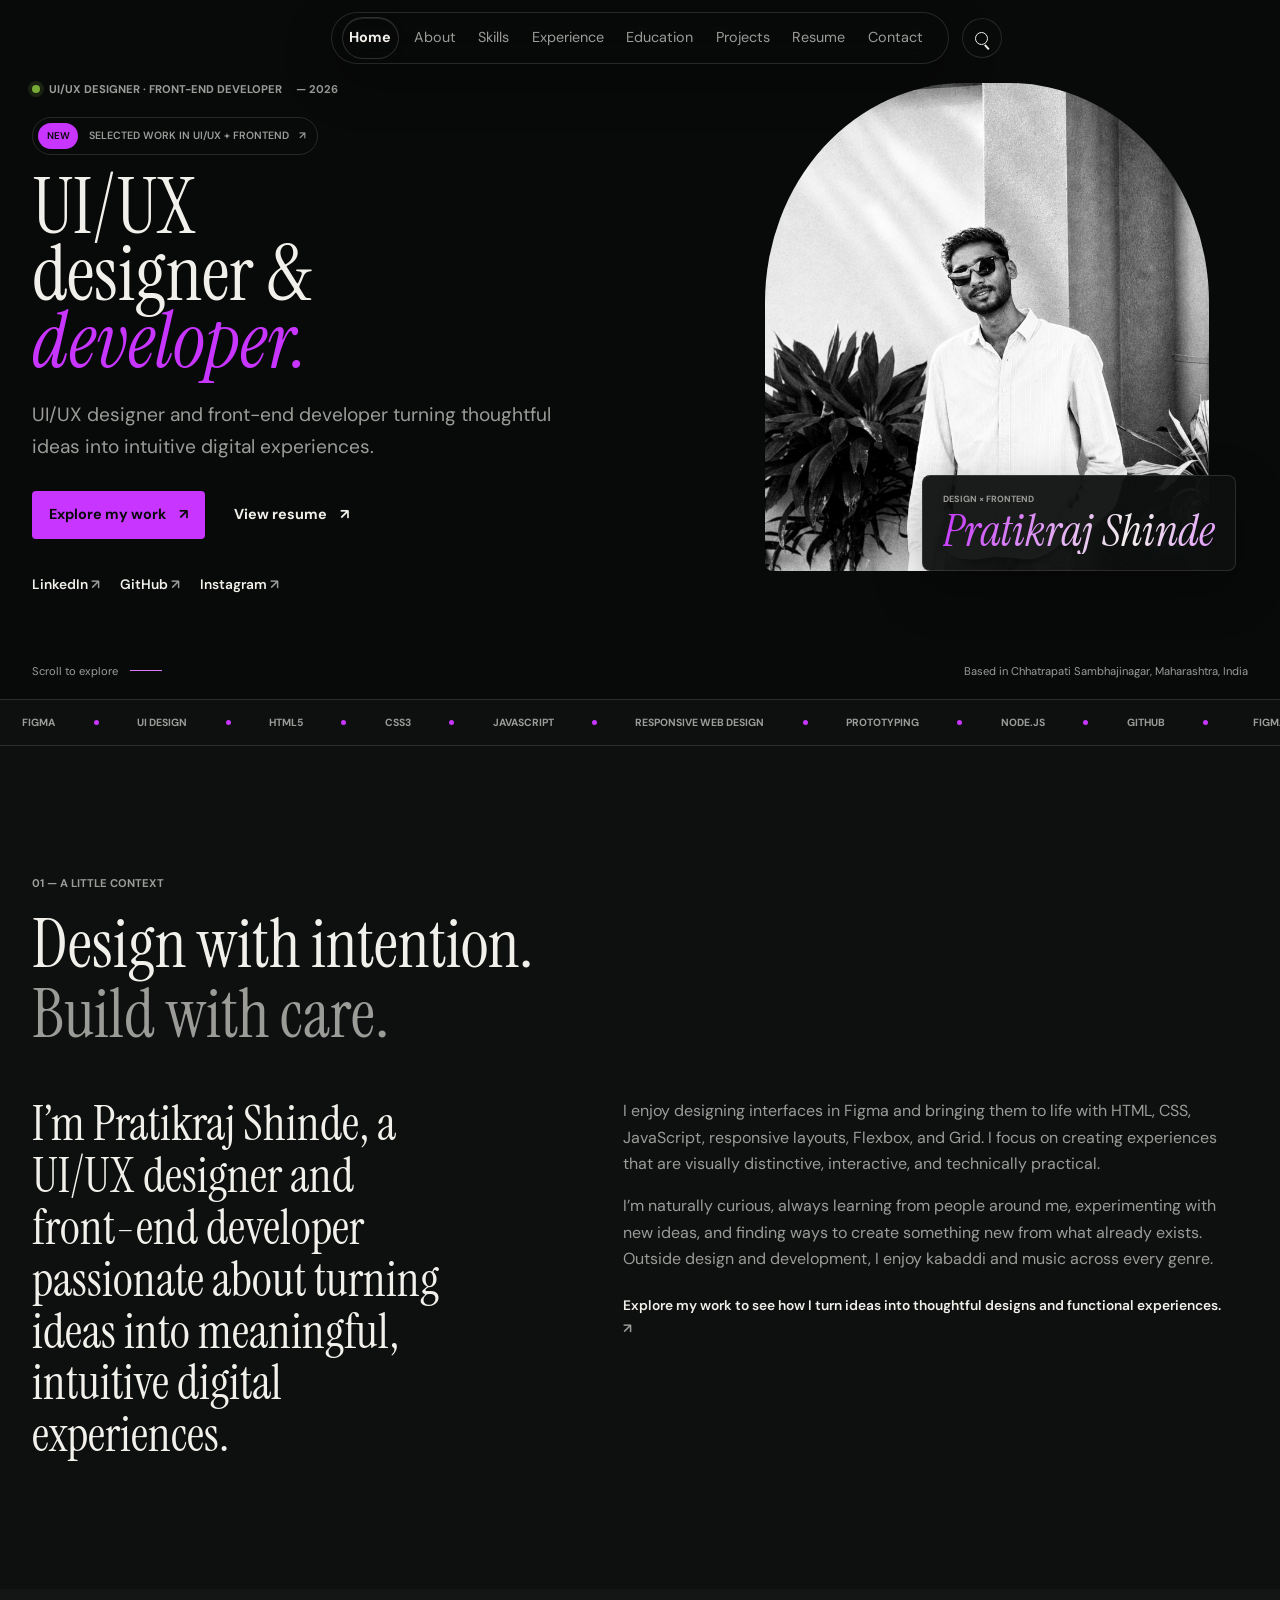
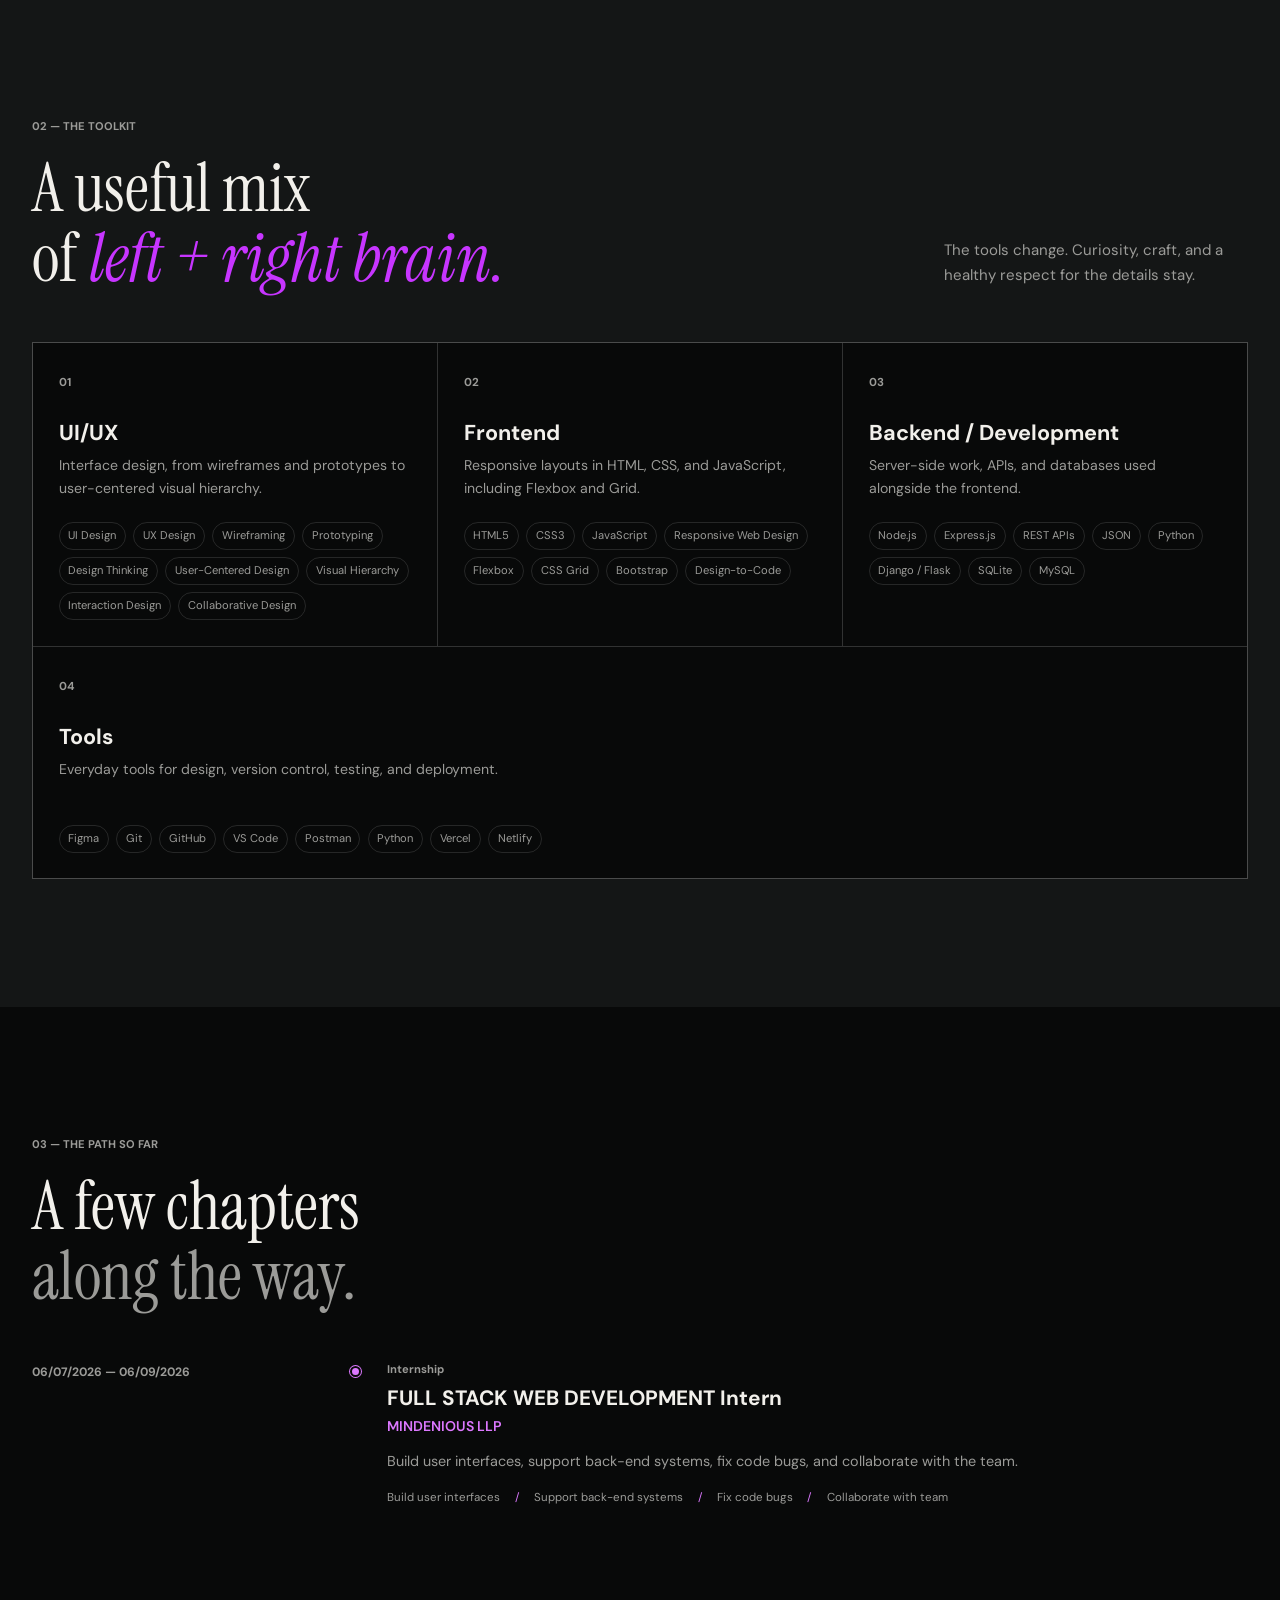
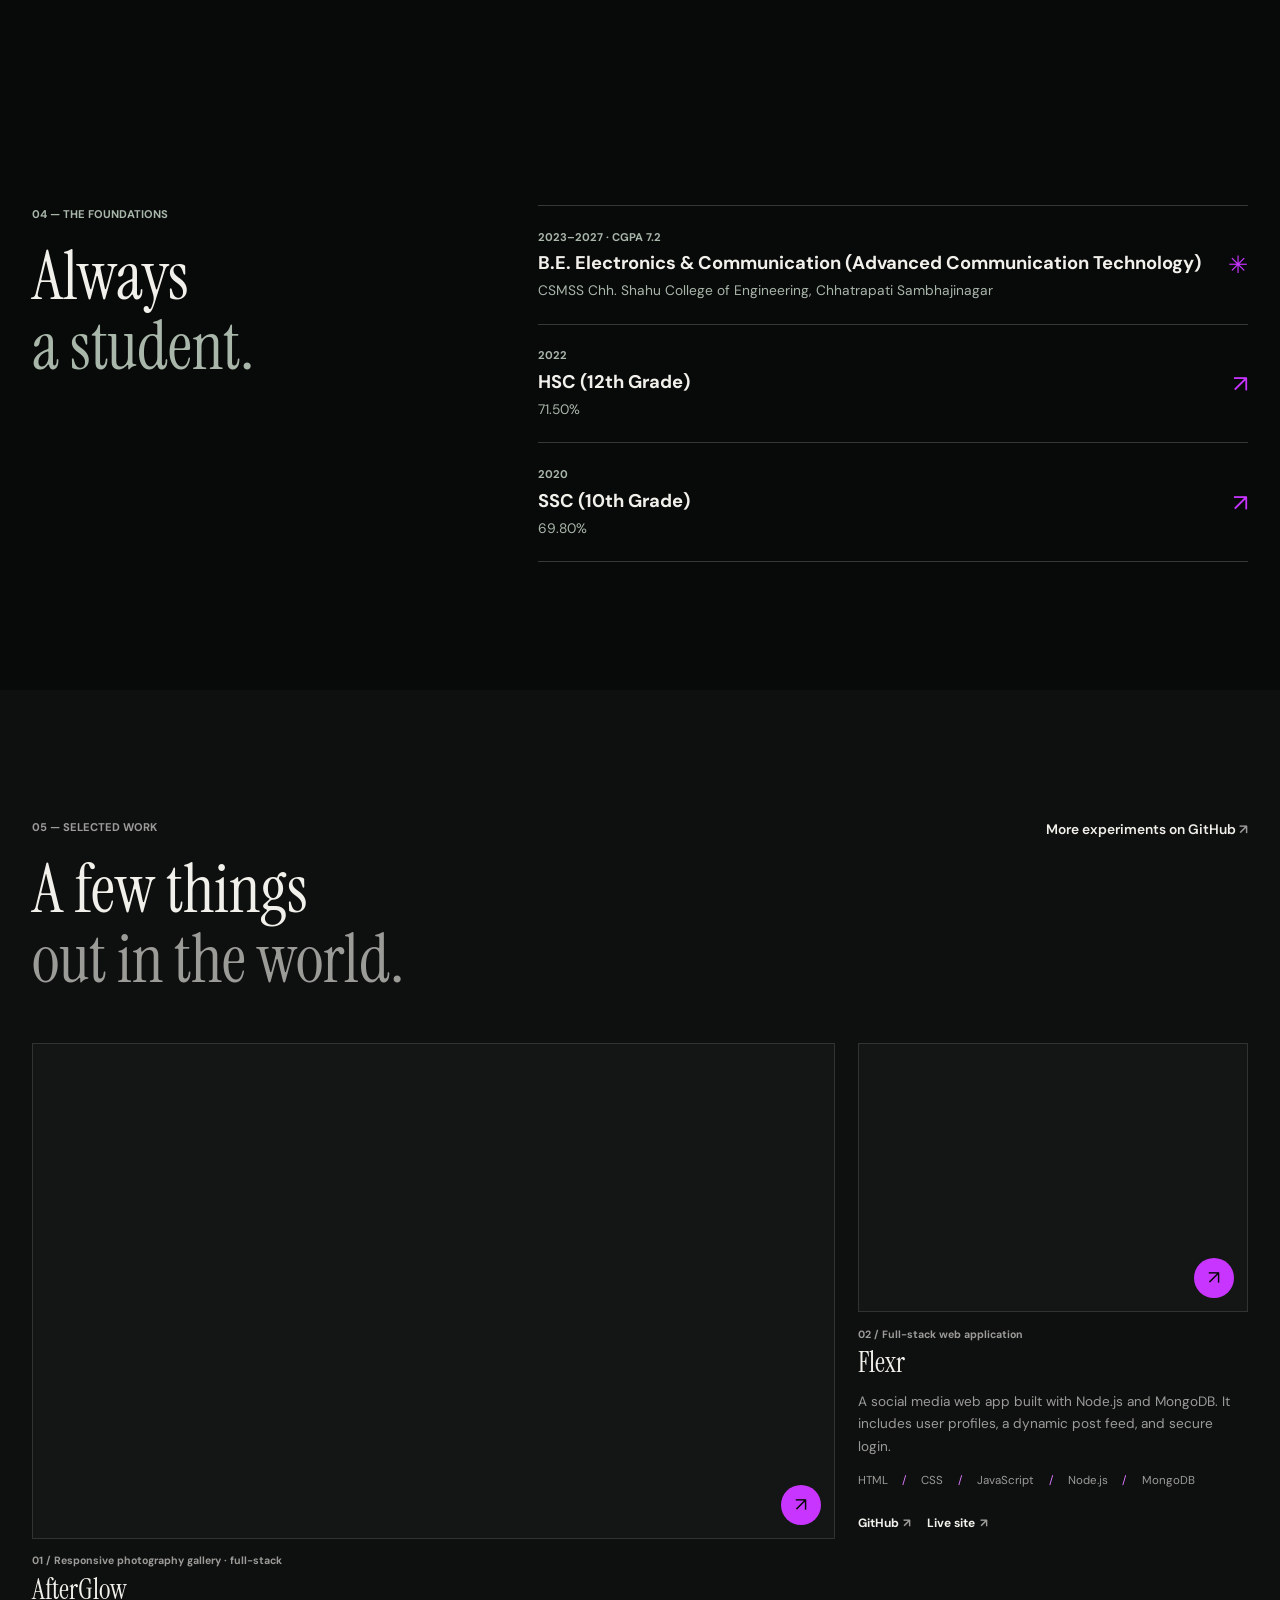
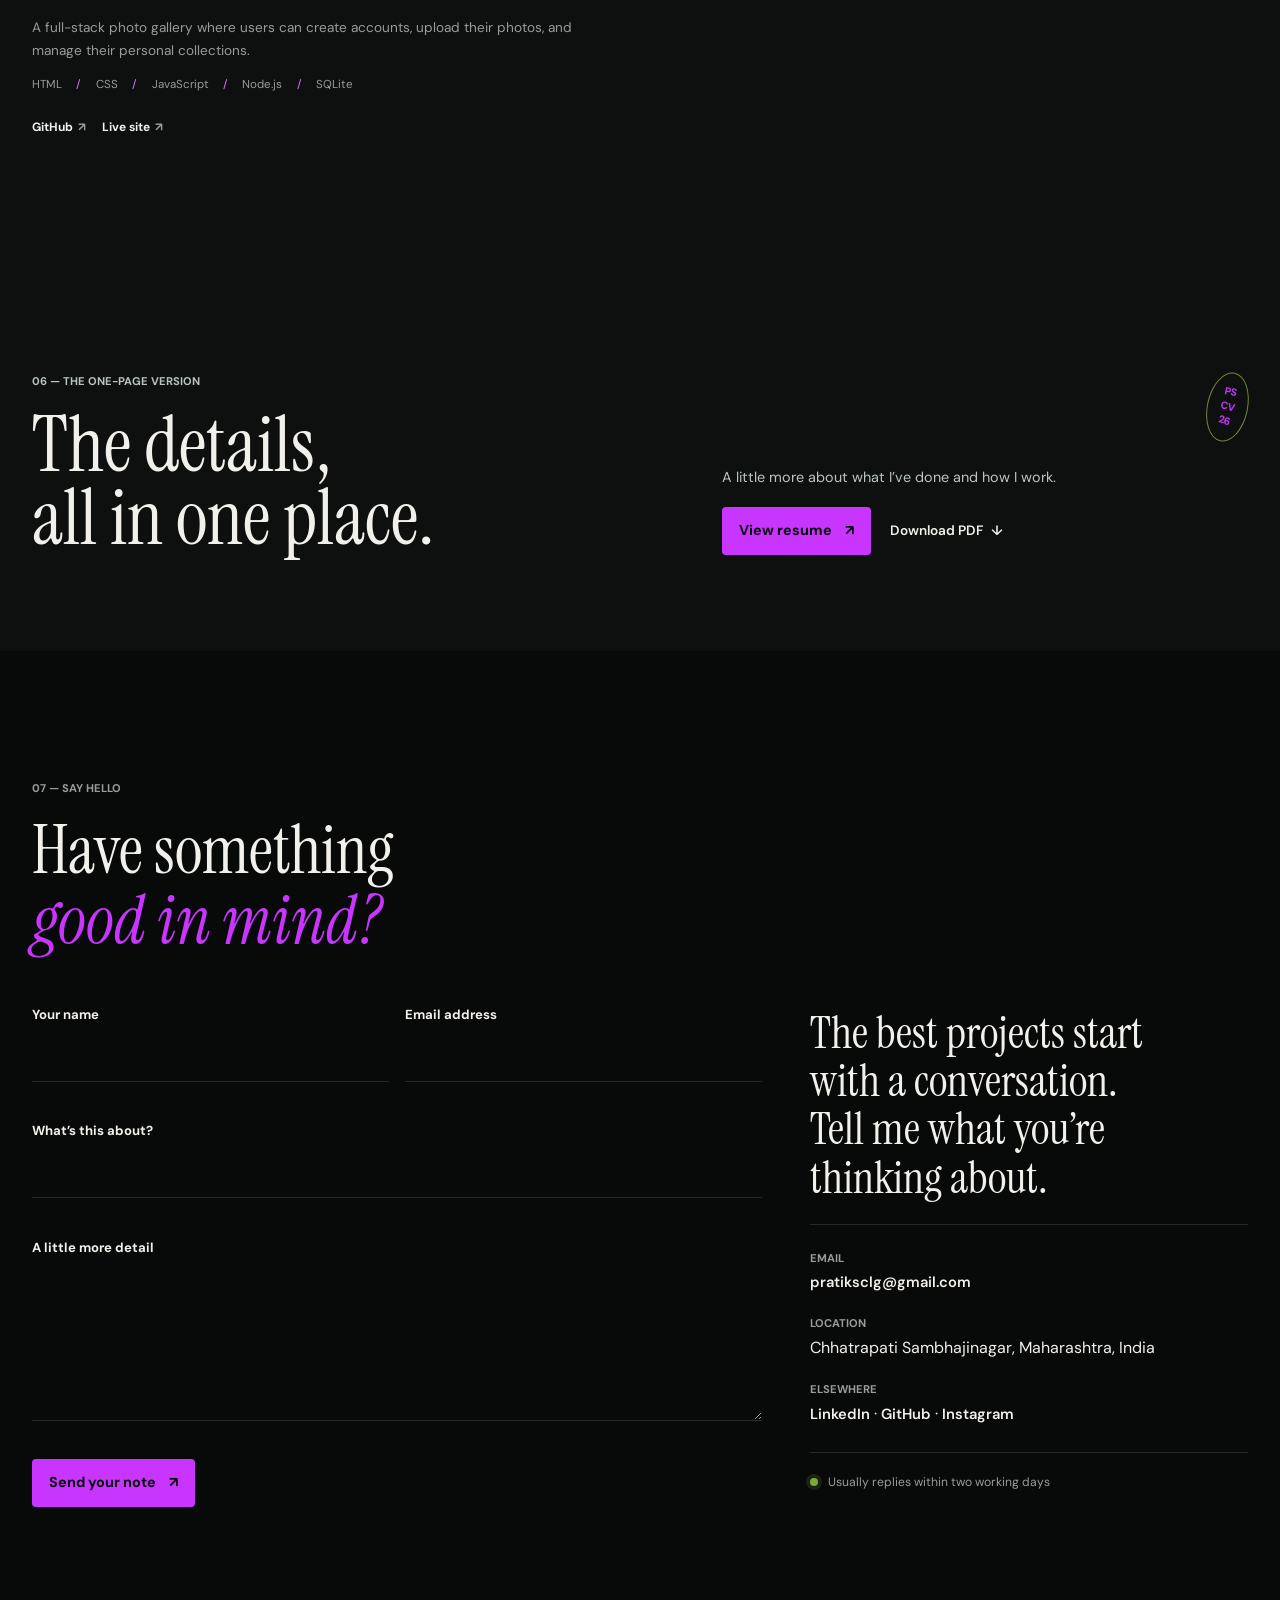
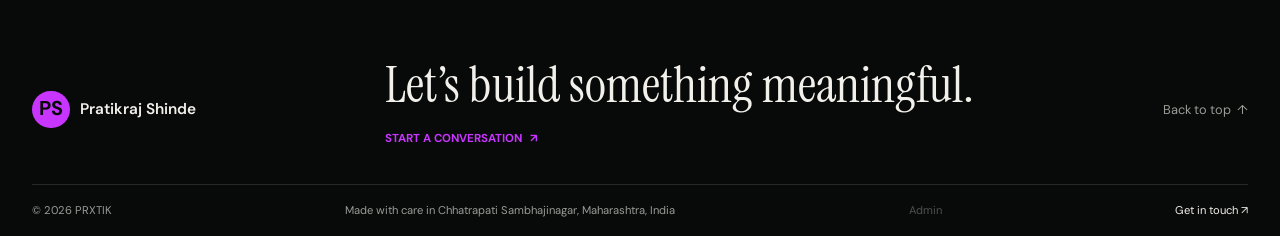
<file: index.html>
<!doctype html>
<html lang="en" data-theme="dark">

<head>
  <meta charset="utf-8">
  <meta name="viewport" content="width=device-width, initial-scale=1">
  <meta name="description"
    content="UI/UX designer and front-end developer creating intuitive, responsive, and visually distinctive digital experiences.">
  <meta name="keywords" content="Pratikraj Shinde, UI UX designer, front-end developer, portfolio">
  <meta name="author" content="Pratikraj Shinde">
  <meta property="og:title" content="Pratikraj Shinde | UI/UX Designer & Front-End Developer">
  <meta property="og:description"
    content="UI/UX designer and front-end developer creating intuitive, responsive, and visually distinctive digital experiences.">
  <meta property="og:type" content="website">
  <meta name="theme-color" content="#080909">
  <title>Pratikraj Shinde | UI/UX Designer & Front-End Developer</title>
  <link rel="icon" href="assets/icons/favicon.svg" type="image/svg+xml">
  <link rel="preconnect" href="https://fonts.googleapis.com">
  <link rel="preconnect" href="https://fonts.gstatic.com" crossorigin>
  <link
    href="https://fonts.googleapis.com/css2?family=DM+Sans:wght@400;500;600;700&family=Instrument+Serif:ital@0;1&display=swap"
    rel="stylesheet">
  <link rel="stylesheet" href="css/style.css">
  <link rel="stylesheet" href="css/responsive.css">
  <script type="module" src="js/main.js"></script>
  <script type="module" src="js/contact.js"></script>
  <script type="module" src="js/admin.js"></script>
</head>

<body>
  <a class="skip-link" href="#main-content">Skip to content</a>
  <header class="site-header" id="top">
    <nav class="nav container is-intro" aria-label="Main navigation">
      <button class="menu-toggle" type="button" aria-label="Open navigation" aria-expanded="false"
        aria-controls="primary-menu">
        <span></span><span></span>
      </button>
      <div class="nav-panel" id="primary-menu" inert>
        <ul class="nav-links">
          <li><a href="#top" aria-current="location">Home</a></li>
          <li><a href="#about">About</a></li>
          <li><a href="#skills">Skills</a></li>
          <li><a href="#experience">Experience</a></li>
          <li><a href="#education">Education</a></li>
          <li><a href="#projects">Projects</a></li>
          <li><a href="#resume">Resume</a></li>
          <li><a href="#contact">Contact</a></li>
        </ul>
      </div>
      <span class="nav-greeting"><span class="nav-greeting-icon" aria-hidden="true">☾</span><span
          class="nav-greeting-text">Good evening</span></span>
      <button class="nav-search-button" type="button" aria-label="Search the portfolio" aria-haspopup="dialog"
        title="Search the portfolio"><span class="nav-search-icon" aria-hidden="true"></span></button>
    </nav>
  </header>

  <dialog class="nav-search-dialog" id="nav-search-dialog" aria-labelledby="nav-search-title">
    <div class="search-dialog-header">
      <div>
        <p class="eyebrow">Quick search</p>
        <h2 id="nav-search-title">Find a section or project</h2>
      </div>
      <button class="search-close" type="button" aria-label="Close search">×</button>
    </div>
    <label class="search-input-label" for="nav-search-input">Search portfolio<input id="nav-search-input" type="search"
        autocomplete="off" placeholder="Try “projects” or “experience”"></label>
    <ul class="nav-search-results" id="nav-search-results" aria-label="Search results"></ul>
    <p class="search-status" id="nav-search-status" role="status" aria-live="polite">Type to search sections and
      projects.</p>
  </dialog>

  <main id="main-content">
    <section class="hero section-shell" id="home" aria-labelledby="hero-title">
      <div class="container hero-grid">
        <div class="hero-copy reveal">
          <p class="eyebrow"><span class="status-dot"></span> UI/UX designer · front-end developer <span
              class="eyebrow-year">— 2026</span></p>
          <a class="hero-announcement" href="#projects"><span class="announcement-tag">New</span><span>Selected work in
              UI/UX + frontend</span><span aria-hidden="true">↗</span></a>
          <h1 id="hero-title">UI/UX<br>designer &amp;<br><span class="highlight">developer.</span></h1>
          <p class="hero-intro">UI/UX designer and front-end developer turning thoughtful ideas into intuitive digital
            experiences.</p>
          <div class="hero-actions">
            <a class="button button-primary" href="#projects">Explore my work <span aria-hidden="true">↗</span></a>
            <a class="button button-quiet" href="assets/resume/PS.pdf" target="_blank" rel="noopener">View resume
              <span aria-hidden="true">↗</span></a>
          </div>
          <div class="hero-socials" aria-label="Social links">
            <a href="https://www.linkedin.com/in/pratikraj-shinde-a398b7309/" target="_blank"
              rel="noopener noreferrer">LinkedIn <span aria-hidden="true">↗</span></a>
            <a href="https://github.com/pratikkshinde" target="_blank" rel="noopener noreferrer">GitHub <span
                aria-hidden="true">↗</span></a>
            <a href="https://instagram.com/pratikkshinde_" target="_blank" rel="noopener noreferrer">Instagram <span
                aria-hidden="true">↗</span></a>
          </div>
        </div>
        <div class="hero-visual reveal" aria-label="Portrait of Pratikraj Shinde">
          <div class="hero-photo-wrap">
            <img class="hero-photo" src="assets/images/pratikraj-shinde.jpg" alt="Portrait of Pratikraj Shinde"
              fetchpriority="high" width="720" height="880">
            <span class="photo-index">01 / 01</span>
          </div>
          <div class="hero-signature" role="group" aria-label="Portfolio by Pratikraj Shinde"><span
              class="signature-label">DESIGN × FRONTEND</span><span class="signature-name">Pratikraj Shinde</span></div>
        </div>
      </div>
      <div class="hero-bottom container"><span>Scroll to explore</span><span class="scroll-line"
          aria-hidden="true"></span><span>Based in Chhatrapati Sambhajinagar, Maharashtra, India</span></div>
    </section>

    <div class="stack-marquee" role="group" aria-label="Design and development toolkit">
      <div class="stack-track">
        <ul class="stack-list">
          <li>Figma</li>
          <li>UI Design</li>
          <li>HTML5</li>
          <li>CSS3</li>
          <li>JavaScript</li>
          <li>Responsive Web Design</li>
          <li>Prototyping</li>
          <li>Node.js</li>
          <li>GitHub</li>
        </ul>
        <ul class="stack-list" aria-hidden="true">
          <li>Figma</li>
          <li>UI Design</li>
          <li>HTML5</li>
          <li>CSS3</li>
          <li>JavaScript</li>
          <li>Responsive Web Design</li>
          <li>Prototyping</li>
          <li>Node.js</li>
          <li>GitHub</li>
        </ul>
      </div>
    </div>

    <section class="section-shell about-section" id="about" aria-labelledby="about-title">
      <div class="container">
        <div class="section-heading reveal">
          <p class="eyebrow">01 — A little context</p>
          <h2 class="section-title" id="about-title">Design with intention.<br><span class="muted-heading">Build with
              care.</span></h2>
        </div>
        <div class="about-grid">
          <p class="about-lede reveal">I’m Pratikraj Shinde, a UI/UX designer and front-end developer passionate about
            turning ideas into meaningful, intuitive digital experiences.</p>
          <div class="about-detail reveal">
            <p>I enjoy designing interfaces in Figma and bringing them to life with HTML, CSS, JavaScript, responsive
              layouts, Flexbox, and Grid. I focus on creating experiences that are visually distinctive, interactive,
              and technically practical.</p>
            <p>I’m naturally curious, always learning from people around me, experimenting with new ideas, and finding
              ways to create something new from what already exists. Outside design and development, I enjoy kabaddi and
              music across every genre.</p><a class="text-link" href="#projects">Explore my work to see how I turn ideas
              into thoughtful designs and functional experiences. <span aria-hidden="true">↗</span></a>
          </div>
        </div>
      </div>
    </section>

    <section class="section-shell skills-section" id="skills" aria-labelledby="skills-title">
      <div class="container">
        <div class="section-heading section-heading-row reveal">
          <div>
            <p class="eyebrow">02 — The toolkit</p>
            <h2 class="section-title" id="skills-title">A useful mix<br>of <span class="highlight">left + right
                brain.</span></h2>
          </div>
          <p class="section-aside">The tools change. Curiosity, craft, and a healthy respect for the details stay.</p>
        </div>
        <div class="skills-grid">
          <article class="skill-group reveal"><span class="skill-number">01</span>
            <h3>UI/UX</h3>
            <p>Interface design, from wireframes and prototypes to user-centered visual hierarchy.</p>
            <ul class="tag-list">
              <li>UI Design</li>
              <li>UX Design</li>
              <li>Wireframing</li>
              <li>Prototyping</li>
              <li>Design Thinking</li>
              <li>User-Centered Design</li>
              <li>Visual Hierarchy</li>
              <li>Interaction Design</li>
              <li>Collaborative Design</li>
            </ul>
          </article>
          <article class="skill-group reveal"><span class="skill-number">02</span>
            <h3>Frontend</h3>
            <p>Responsive layouts in HTML, CSS, and JavaScript, including Flexbox and Grid.</p>
            <ul class="tag-list">
              <li>HTML5</li>
              <li>CSS3</li>
              <li>JavaScript</li>
              <li>Responsive Web Design</li>
              <li>Flexbox</li>
              <li>CSS Grid</li>
              <li>Bootstrap</li>
              <li>Design-to-Code</li>
            </ul>
          </article>
          <article class="skill-group reveal"><span class="skill-number">03</span>
            <h3>Backend / Development</h3>
            <p>Server-side work, APIs, and databases used alongside the frontend.</p>
            <ul class="tag-list">
              <li>Node.js</li>
              <li>Express.js</li>
              <li>REST APIs</li>
              <li>JSON</li>
              <li>Python</li>
              <li>Django / Flask</li>
              <li>SQLite</li>
              <li>MySQL</li>
            </ul>
          </article>
          <article class="skill-group reveal"><span class="skill-number">04</span>
            <h3>Tools</h3>
            <p>Everyday tools for design, version control, testing, and deployment.</p>
            <ul class="tag-list">
              <li>Figma</li>
              <li>Git</li>
              <li>GitHub</li>
              <li>VS Code</li>
              <li>Postman</li>
              <li>Python</li>
              <li>Vercel</li>
              <li>Netlify</li>
            </ul>
          </article>
        </div>
      </div>
    </section>

    <section class="section-shell experience-section" id="experience" aria-labelledby="experience-title">
      <div class="container">
        <div class="section-heading reveal">
          <p class="eyebrow">03 — The path so far</p>
          <h2 class="section-title" id="experience-title">A few chapters<br><span class="muted-heading">along the
              way.</span></h2>
        </div>
        <div class="timeline">
          <article class="timeline-item reveal">
            <div class="timeline-date">06/07/2026 — 06/09/2026</div>
            <div class="timeline-marker" aria-hidden="true"></div>
            <div class="timeline-content">
              <p class="timeline-meta">Internship</p>
              <h3>FULL STACK WEB DEVELOPMENT Intern</h3>
              <p class="company">MINDENIOUS LLP</p>
              <p>Build user interfaces, support back-end systems, fix code bugs, and collaborate with the team.</p>
              <ul class="plain-tags">
                <li>Build user interfaces</li>
                <li>Support back-end systems</li>
                <li>Fix code bugs</li>
                <li>Collaborate with team</li>
              </ul>
            </div>
          </article>
        </div>
      </div>
    </section>

    <section class="section-shell education-section" id="education" aria-labelledby="education-title">
      <div class="container education-grid">
        <div class="section-heading reveal">
          <p class="eyebrow">04 — The foundations</p>
          <h2 class="section-title" id="education-title">Always<br><span class="muted-heading">a student.</span></h2>
        </div>
        <div class="education-list reveal">
          <article class="education-item">
            <div>
              <p class="timeline-meta">2023–2027 · CGPA 7.2</p>
              <h3>B.E. Electronics &amp; Communication (Advanced Communication Technology)</h3>
              <p>CSMSS Chh. Shahu College of Engineering, Chhatrapati Sambhajinagar</p>
            </div><span class="education-mark" aria-hidden="true">✳</span>
          </article>
          <article class="education-item">
            <div>
              <p class="timeline-meta">2022</p>
              <h3>HSC (12th Grade)</h3>
              <p>71.50%</p>
            </div><span class="education-mark" aria-hidden="true">↗</span>
          </article>
          <article class="education-item">
            <div>
              <p class="timeline-meta">2020</p>
              <h3>SSC (10th Grade)</h3>
              <p>69.80%</p>
            </div><span class="education-mark" aria-hidden="true">↗</span>
          </article>
        </div>
      </div>
    </section>

    <section class="section-shell projects-section" id="projects" aria-labelledby="projects-title">
      <div class="container">
        <div class="section-heading section-heading-row reveal">
          <div>
            <p class="eyebrow">05 — Selected work</p>
            <h2 class="section-title" id="projects-title">A few things<br><span class="muted-heading">out in the
                world.</span></h2>
          </div><a class="text-link section-aside-link" href="https://github.com/pratikkshinde" target="_blank"
            rel="noopener noreferrer">More experiments on GitHub <span aria-hidden="true">↗</span></a>
        </div>
        <div class="projects-grid">
          <article class="project-card project-featured reveal"><a class="project-image-link image-slider"
              href="https://responsive-photo-gallery-two.vercel.app" target="_blank" rel="noopener noreferrer"
              aria-label="View the AfterGlow live demo">
              <img src="assets/images/afterglow-1.png" alt="AfterGlow UI Screenshot 1">
              <img src="assets/images/afterglow-2.png" alt="AfterGlow UI Screenshot 2">
              <img src="assets/images/afterglow-3.png" alt="AfterGlow UI Screenshot 3">
              <span class="project-arrow" aria-hidden="true">↗</span></a>
            <div class="project-info">
              <div>
                <p class="project-type">01 / Responsive photography gallery · full-stack</p>
                <h3>AfterGlow</h3>
              </div>
              <p>A full-stack photo gallery where users can create accounts, upload their photos, and manage their personal collections.</p>
              <ul class="plain-tags">
                <li>HTML</li>
                <li>CSS</li>
                <li>JavaScript</li>
                <li>Node.js</li>
                <li>SQLite</li>
              </ul>
              <div class="project-links"><a href="https://github.com/pratikkshinde/Responsive-Photo-Gallery"
                  target="_blank" rel="noopener noreferrer">GitHub <span aria-hidden="true">↗</span></a><a
                  href="https://responsive-photo-gallery-two.vercel.app" target="_blank" rel="noopener noreferrer">Live
                  site <span aria-hidden="true">↗</span></a></div>
            </div>
          </article>
          <article class="project-card reveal"><a class="project-image-link"
              href="https://flexr-ps.vercel.app" target="_blank"
              rel="noopener noreferrer" aria-label="View the Flexr live demo"><span
                class="project-arrow" aria-hidden="true">↗</span></a>
            <div class="project-info">
              <div>
                <p class="project-type">02 / Full-stack web application</p>
                <h3>Flexr</h3>
              </div>
              <p>A social media web app built with Node.js and MongoDB. It includes user profiles, a dynamic post feed, and secure login.</p>
              <ul class="plain-tags">
                <li>HTML</li>
                <li>CSS</li>
                <li>JavaScript</li>
                <li>Node.js</li>
                <li>MongoDB</li>
              </ul>
              <div class="project-links"><a href="https://github.com/pratikkshinde/Social-Media-Feed-Application"
                  target="_blank" rel="noopener noreferrer">GitHub <span aria-hidden="true">↗</span></a><a
                  href="https://flexr-ps.vercel.app" target="_blank" rel="noopener noreferrer">Live
                  site <span aria-hidden="true">↗</span></a></div>
            </div>
          </article>
        </div>
      </div>
    </section>

    <section class="resume-band" id="resume" aria-labelledby="resume-title">
      <div class="container resume-content reveal">
        <div>
          <p class="eyebrow">06 — The one-page version</p>
          <h2 id="resume-title">The details,<br>all in one place.</h2>
        </div>
        <div class="resume-actions">
          <p>A little more about what I’ve done and how I work.</p><a class="button button-light"
            href="assets/resume/PS.pdf" target="_blank" rel="noopener">View resume <span
              aria-hidden="true">↗</span></a><a class="resume-download" href="assets/resume/PS.pdf"
            download>Download PDF <span aria-hidden="true">↓</span></a>
        </div><span class="resume-stamp" aria-hidden="true">PS<br>CV<br>26</span>
      </div>
    </section>

    <section class="section-shell contact-section" id="contact" aria-labelledby="contact-title">
      <div class="container">
        <div class="section-heading reveal">
          <p class="eyebrow">07 — Say hello</p>
          <h2 class="section-title" id="contact-title">Have something<br><span class="highlight">good in mind?</span>
          </h2>
        </div>
        <div class="contact-grid">
          <form class="contact-form reveal" id="contact-form" novalidate>
            <div class="form-row">
              <div class="field"><label for="contact-name">Your name</label><input id="contact-name" name="name"
                  autocomplete="name" required minlength="2" maxlength="100" aria-describedby="name-error">
                <p class="field-error" id="name-error"></p>
              </div>
              <div class="field"><label for="contact-email">Email address</label><input id="contact-email" name="email"
                  type="email" autocomplete="email" required maxlength="254" aria-describedby="email-error">
                <p class="field-error" id="email-error"></p>
              </div>
            </div>
            <div class="field"><label for="contact-subject">What’s this about?</label><input id="contact-subject"
                name="subject" required minlength="3" maxlength="150" aria-describedby="subject-error">
              <p class="field-error" id="subject-error"></p>
            </div>
            <div class="field"><label for="contact-message">A little more detail</label><textarea id="contact-message"
                name="message" rows="5" required minlength="10" maxlength="5000"
                aria-describedby="message-error"></textarea>
              <p class="field-error" id="message-error"></p>
            </div>
            <div class="form-submit-row"><button class="button button-primary" id="contact-submit" type="submit">Send
                your note <span aria-hidden="true">↗</span></button>
              <p class="form-status" id="contact-status" role="status" aria-live="polite"></p>
            </div>
          </form>
          <aside class="contact-aside reveal" aria-label="Contact details">
            <p class="contact-aside-lede">The best projects start with a conversation. Tell me what you’re thinking
              about.</p>
            <div class="contact-details">
              <div><span class="detail-label">Email</span><a href="mailto:pratiksclg@gmail.com">pratiksclg@gmail.com</a>
              </div>
              <div><span class="detail-label">Location</span><span>Chhatrapati Sambhajinagar, Maharashtra, India</span>
              </div>
              <div><span class="detail-label">Elsewhere</span><span><a
                    href="https://www.linkedin.com/in/pratikraj-shinde-a398b7309/" target="_blank"
                    rel="noopener noreferrer">LinkedIn</a> · <a href="https://github.com/pratikkshinde" target="_blank"
                    rel="noopener noreferrer">GitHub</a> · <a href="https://instagram.com/pratikkshinde_"
                    target="_blank" rel="noopener noreferrer">Instagram</a></span></div>
            </div>
            <p class="response-note"><span class="status-dot"></span> Usually replies within two working days</p>
          </aside>
        </div>
      </div>
    </section>


  </main>

  <footer class="site-footer">
    <div class="container footer-top"><a class="wordmark footer-wordmark" href="#top"><span
          class="wordmark-mark">PS<span></span></span><span class="wordmark-name">Pratikraj Shinde</span></a>
      <div class="footer-cta">
        <p>Let’s build something meaningful.</p><a href="#contact">Start a conversation <span
            aria-hidden="true">↗</span></a>
      </div><a class="back-top" href="#top">Back to top <span aria-hidden="true">↑</span></a>
    </div>
    <div class="container footer-bottom"><span>© <span id="current-year">2026</span> PRXTIK</span><span>Made with care
        in Chhatrapati Sambhajinagar, Maharashtra, India</span><a href="admin.html" style="opacity: 0.3; text-decoration: none;">Admin</a><a href="mailto:pratiksclg@gmail.com">Get in touch ↗</a>
    </div>
  </footer>
</body>

</html>
</file>
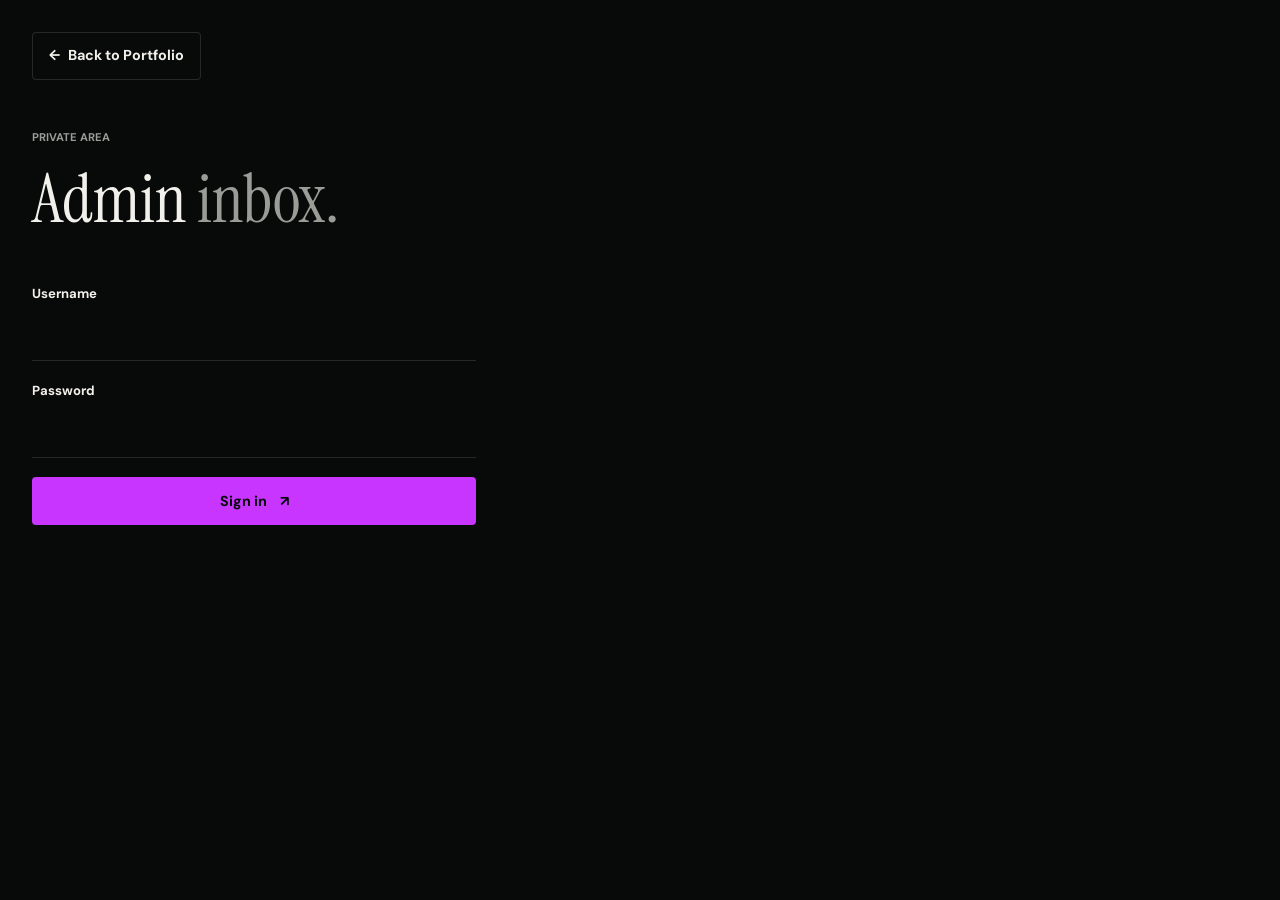
<file: admin.html>
<!doctype html>
<html lang="en" data-theme="dark">

<head>
  <meta charset="utf-8">
  <meta name="viewport" content="width=device-width, initial-scale=1">
  <meta name="theme-color" content="#080909">
  <title>Admin - Pratikraj Shinde</title>
  <link rel="icon" href="assets/icons/favicon.svg" type="image/svg+xml">
  <link rel="preconnect" href="https://fonts.googleapis.com">
  <link rel="preconnect" href="https://fonts.gstatic.com" crossorigin>
  <link
    href="https://fonts.googleapis.com/css2?family=DM+Sans:wght@400;500;600;700&family=Instrument+Serif:ital@0;1&display=swap"
    rel="stylesheet">
  <link rel="stylesheet" href="css/style.css">
  <link rel="stylesheet" href="css/responsive.css">
  <script type="module" src="js/main.js"></script>
  <script type="module" src="js/admin.js"></script>
</head>

<body>
  <header class="site-header" style="position: absolute; top: 0; left: 0; width: 100%; z-index: 999999; padding-top: 2rem; pointer-events: none;">
    <div class="container" style="pointer-events: auto;">
      <button onclick="sessionStorage.clear(); window.location.href='index.html';" class="button button-outline" style="display: inline-flex; align-items: center; gap: 0.5rem; border-color: var(--border); background-color: var(--background); cursor: pointer;">
        <span aria-hidden="true">←</span> Back to Portfolio
      </button>
    </div>
  </header>

  <main id="main-content" style="min-height: 80vh;">
    <section class="section-shell" id="admin" aria-labelledby="admin-title">
      <div class="container admin-container">
        <div class="section-heading">
          <p class="eyebrow">Private area</p>
          <h2 class="section-title" id="admin-title">Admin <span class="muted-heading">inbox.</span></h2>
        </div>
        <div class="admin-login" id="admin-login-panel">
          <form id="admin-login-form" class="admin-login-form">
            <div class="field"><label for="admin-username">Username</label><input id="admin-username" name="username"
                autocomplete="username" required></div>
            <div class="field"><label for="admin-password">Password</label><input id="admin-password" name="password"
                type="password" autocomplete="current-password" required></div>
            <button class="button button-primary" type="submit">Sign in <span aria-hidden="true">↗</span></button>
            <p class="form-status" id="admin-login-status" role="status" aria-live="polite"></p>
          </form>
        </div>
        <div class="admin-dashboard hidden" id="admin-dashboard" aria-live="polite">
          <div class="dashboard-heading">
            <div>
              <p class="eyebrow">Private messages</p>
              <h3>User responses <span class="response-count" id="response-count">0</span></h3>
            </div>
            <div class="dashboard-actions"><button class="button button-outline" id="refresh-responses"
                type="button"><span aria-hidden="true">↻</span> Refresh</button><button class="button button-quiet"
                id="admin-logout" type="button">Log out <span aria-hidden="true">↗</span></button></div>
          </div>
          <p class="dashboard-status" id="dashboard-status" role="status" aria-live="polite"></p>
          <div class="response-table-wrap" id="response-table-wrap">
            <table class="response-table">
              <caption class="visually-hidden">Contact form responses</caption>
              <thead>
                <tr>
                  <th scope="col">Name</th>
                  <th scope="col">Email</th>
                  <th scope="col">Subject</th>
                  <th scope="col">Message</th>
                  <th scope="col">Received</th>
                </tr>
              </thead>
              <tbody id="response-table-body"></tbody>
            </table>
          </div>
          <div class="response-cards" id="response-cards" aria-label="Contact form responses"></div>
        </div>
      </div>
    </section>
  </main>
</body>

</html>
</file>
<file: css/style.css>
@charset "UTF-8";

:root {
  color-scheme: dark;
  --background: #080909;
  --surface: #0e1010;
  --surface-secondary: #141616;
  --surface-strong: #1c1f1f;
  --text-primary: #f2f0eb;
  --text-secondary: #9b9b98;
  --accent: #c735ff;
  --accent-strong: #dc78ff;
  --accent-ink: #080909;
  --accent-on-ink: #c735ff;
  --text-inverse-secondary: #9b9b98;
  --border: rgb(255 255 255 / 12%);
  --success: #63d391;
  --error: #ff6262;
  --ink: #080909;
  --ink-secondary: #0e1010;
  --on-ink: #f2f0eb;
  --font-body: "DM Sans", sans-serif;
  --font-display: "DM Sans", sans-serif;
  --font-editorial: "Instrument Serif", serif;
  --space-1: 0.5rem;
  --space-2: 0.75rem;
  --space-3: 1rem;
  --space-4: 1.5rem;
  --space-5: 2rem;
  --space-6: 3rem;
  --space-7: 4.5rem;
  --space-8: 6rem;
  --radius-sm: 4px;
  --radius-md: 8px;
  --radius-lg: 16px;
  --shadow-soft: 0 18px 50px rgb(0 0 0 / 32%);
  --container: 1220px;
  --header-height: 76px;
  font-family: var(--font-body);
  color: var(--text-primary);
  background: var(--background);
  font-synthesis: none;
  text-rendering: optimizeLegibility;
  scroll-behavior: smooth;
  scroll-padding-top: calc(var(--header-height) + 1.5rem);
}

*,
*::before,
*::after {
  box-sizing: border-box;
}

body {
  margin: 0;
  background: var(--background);
  color: var(--text-primary);
  font-size: 1rem;
  line-height: 1.65;
  transition: background-color 180ms ease, color 180ms ease;
}

body,
button,
input,
textarea {
  font-family: var(--font-body);
}

img {
  display: block;
  max-width: 100%;
  height: auto;
}

a {
  color: inherit;
  text-decoration-thickness: 1px;
  text-underline-offset: 0.2em;
}

button,
input,
textarea {
  font: inherit;
}

button,
a {
  -webkit-tap-highlight-color: transparent;
}

button {
  color: inherit;
}

:focus-visible {
  outline: 3px solid var(--accent-strong);
  outline-offset: 4px;
}

::selection {
  color: var(--accent-ink);
  background: var(--accent);
}

.container {
  width: min(100% - 2rem, var(--container));
  margin-inline: auto;
}

.section-shell {
  padding-block: clamp(4.25rem, 10vw, 8.5rem);
}

.visually-hidden {
  position: absolute !important;
  width: 1px;
  height: 1px;
  padding: 0;
  margin: -1px;
  overflow: hidden;
  clip: rect(0, 0, 0, 0);
  white-space: nowrap;
  border: 0;
}

.hidden {
  display: none !important;
}

.skip-link {
  position: fixed;
  z-index: 100;
  top: 0.75rem;
  left: 0.75rem;
  transform: translateY(-160%);
  padding: 0.75rem 1rem;
  color: var(--accent-ink);
  background: var(--accent);
  border-radius: var(--radius-sm);
}

.skip-link:focus {
  transform: translateY(0);
}

.site-header {
  position: fixed;
  z-index: 50;
  top: 0.75rem;
  right: 0;
  left: 0;
  min-height: 0;
  pointer-events: none;
}

.site-header .nav.container {
  position: relative;
  width: var(--nav-expanded-width, fit-content);
  max-width: calc(100% - 2rem);
  min-height: 48px;
  display: flex;
  align-items: center;
  justify-content: center;
  gap: 0.6rem;
  padding: 0.25rem 0.5rem;
  margin-inline: auto;
  border: 1px solid var(--border);
  border-radius: 999px;
  background: color-mix(in srgb, var(--surface) 18%, transparent);
  box-shadow: var(--shadow-soft);
  backdrop-filter: blur(16px);
  pointer-events: auto;
  transition: width 760ms cubic-bezier(0.22, 1, 0.36, 1), min-height 420ms ease, padding 420ms ease;
}

.site-header .nav.container.is-intro {
  width: var(--nav-intro-width, fit-content);
}

.wordmark {
  display: inline-flex;
  align-items: center;
  gap: 0.65rem;
  flex: 0 0 auto;
  text-decoration: none;
}

.wordmark-mark {
  display: grid;
  width: 2.35rem;
  aspect-ratio: 1;
  place-items: center;
  color: var(--accent-ink);
  background: var(--accent);
  border-radius: 50%;
  font-family: var(--font-display);
  font-size: 1.25rem;
  font-weight: 700;
}

.wordmark-mark span {
  color: var(--text-primary);
}

.wordmark-name {
  font-family: var(--font-display);
  font-size: 0.96rem;
  font-weight: 600;
}

.nav-panel {
  position: absolute;
  top: calc(100% + 0.5rem);
  right: auto;
  left: 0;
  display: none;
  width: min(calc(100vw - 2rem), 360px);
  padding: 1rem;
  transform: none;
  background: color-mix(in srgb, var(--surface) 96%, transparent);
  border: 1px solid var(--border);
  border-radius: var(--radius-lg);
  box-shadow: var(--shadow-soft);
  backdrop-filter: blur(18px);
  transition: opacity 180ms ease, transform 180ms ease, flex-basis 260ms ease;
}

.nav-panel.is-open {
  display: block;
  animation: menu-in 180ms ease-out both;
}

.nav-links {
  display: grid;
  grid-template-columns: repeat(2, minmax(0, 1fr));
  gap: 0.25rem 1rem;
  padding: 0;
  margin: 0;
  list-style: none;
}

.nav-links a {
  display: flex;
  min-height: 44px;
  align-items: center;
  justify-content: space-between;
  padding: 0.5rem 0.45rem;
  color: var(--text-secondary);
  border: 1px solid transparent;
  border-radius: 999px;
  font-size: 0.94rem;
  text-decoration: none;
  transition: color 200ms ease, background-color 260ms ease, border-color 260ms ease, box-shadow 260ms ease;
}

.nav-links a:hover {
  color: var(--text-primary);
  background: color-mix(in srgb, var(--accent) 9%, transparent);
}

.nav-links a[aria-current="location"] {
  color: var(--text-primary);
  background: color-mix(in srgb, var(--surface) 18%, transparent);
  border-color: color-mix(in srgb, var(--text-primary) 16%, transparent);
  box-shadow: inset 0 1px 0 rgb(255 255 255 / 10%), 0 2px 10px rgb(0 0 0 / 12%);
  backdrop-filter: blur(16px);
  font-weight: 700;
}

.nav-search-button {
  display: inline-grid;
  width: 44px;
  min-width: 44px;
  height: 44px;
  flex: 0 0 auto;
  place-items: center;
  padding: 0;
  color: var(--text-primary);
  border: 1px solid var(--border);
  border-radius: 50%;
  background: color-mix(in srgb, var(--surface) 18%, transparent);
  backdrop-filter: blur(16px);
  cursor: pointer;
  transition: color 180ms ease, border-color 180ms ease, background-color 180ms ease;
}

.nav-search-button:hover {
  color: var(--accent);
  border-color: var(--accent);
}

.nav-search-icon {
  position: relative;
  width: 13px;
  height: 13px;
  border: 1.5px solid currentColor;
  border-radius: 50%;
}

.nav-search-icon::after {
  position: absolute;
  right: -4px;
  bottom: -2px;
  width: 6px;
  height: 1.5px;
  background: currentColor;
  transform: rotate(48deg);
  transform-origin: left center;
  content: "";
}

.nav-search-dialog {
  width: min(36rem, calc(100vw - 2rem));
  max-height: min(72vh, 36rem);
  padding: 1.25rem;
  margin: auto;
  color: var(--text-primary);
  background: var(--surface);
  border: 1px solid var(--border);
  border-radius: var(--radius-lg);
  box-shadow: var(--shadow-soft);
}

.nav-search-dialog::backdrop {
  background: rgb(0 0 0 / 68%);
  backdrop-filter: blur(4px);
}

.search-dialog-header {
  display: flex;
  align-items: flex-start;
  justify-content: space-between;
  gap: 1rem;
  padding-bottom: 1rem;
  border-bottom: 1px solid var(--border);
}

.search-dialog-header .eyebrow {
  margin-bottom: 0.35rem;
}

.search-dialog-header h2 {
  margin: 0;
  font-family: var(--font-editorial);
  font-size: 1.8rem;
  font-weight: 400;
  line-height: 1.05;
}

.search-close {
  width: 40px;
  height: 40px;
  flex: 0 0 auto;
  color: var(--text-secondary);
  border: 1px solid var(--border);
  border-radius: 50%;
  background: transparent;
  font-size: 1.5rem;
  line-height: 1;
  cursor: pointer;
}

.search-input-label {
  display: grid;
  gap: 0.35rem;
  margin-top: 1rem;
  color: var(--text-secondary);
  font-size: 0.68rem;
  font-weight: 700;
  text-transform: uppercase;
}

.search-input-label input {
  width: 100%;
  min-height: 48px;
  padding: 0 0.75rem;
  color: var(--text-primary);
  background: var(--background);
  border: 1px solid var(--border);
  border-radius: var(--radius-sm);
  font: inherit;
  font-size: 0.92rem;
  text-transform: none;
}

.search-input-label input:focus {
  border-color: var(--accent);
  outline: 2px solid color-mix(in srgb, var(--accent) 25%, transparent);
  outline-offset: 1px;
}

.nav-search-results {
  display: grid;
  gap: 0.25rem;
  max-height: min(38vh, 18rem);
  padding: 0;
  margin: 0.8rem 0 0;
  overflow: auto;
  list-style: none;
}

.nav-search-results a {
  display: flex;
  min-height: 44px;
  align-items: center;
  justify-content: space-between;
  gap: 1rem;
  padding: 0.6rem 0.75rem;
  border-radius: var(--radius-sm);
  text-decoration: none;
}

.nav-search-results a:hover,
.nav-search-results a:focus-visible {
  background: color-mix(in srgb, var(--accent) 11%, transparent);
}

.search-result-title {
  font-size: 0.88rem;
  font-weight: 600;
}

.search-result-category {
  color: var(--text-secondary);
  font-size: 0.68rem;
  text-transform: uppercase;
}

.search-status {
  min-height: 1.3em;
  margin: 0.6rem 0 0;
  color: var(--text-secondary);
  font-size: 0.76rem;
}

.nav-greeting {
  display: none;
  align-items: center;
  gap: 0.5rem;
  min-width: 0;
  color: var(--text-primary);
  font-size: 0.78rem;
  font-weight: 600;
  white-space: nowrap;
}

.nav-greeting-icon {
  color: var(--accent);
  font-size: 1.1rem;
}

.nav.is-intro .nav-panel,
.nav.is-intro .menu-toggle {
  display: none;
}

.nav.is-intro .nav-greeting {
  display: flex;
  opacity: 1;
  visibility: visible;
}

.menu-toggle {
  display: inline-flex;
  width: 44px;
  height: 44px;
  flex-direction: column;
  align-items: center;
  justify-content: center;
  gap: 6px;
  border: 1px solid var(--border);
  border-radius: 50%;
  background: transparent;
  cursor: pointer;
}

.menu-toggle span {
  width: 17px;
  height: 1.5px;
  background: var(--text-primary);
  transition: transform 180ms ease;
}

.menu-toggle[aria-expanded="true"] span:first-child {
  transform: translateY(3.75px) rotate(45deg);
}

.menu-toggle[aria-expanded="true"] span:last-child {
  transform: translateY(-3.75px) rotate(-45deg);
}

.hero {
  position: relative;
  padding-top: clamp(5rem, 8vw, 5.5rem);
  padding-bottom: 5.75rem;
  overflow: clip;
}

.hero-grid {
  display: grid;
  gap: 2.75rem;
  align-items: center;
}

.hero-copy {
  position: relative;
  z-index: 1;
}

.eyebrow {
  display: flex;
  flex-wrap: wrap;
  align-items: center;
  gap: 0.55rem;
  margin: 0 0 1.15rem;
  color: var(--text-secondary);
  font-size: 0.7rem;
  font-weight: 700;
  text-transform: uppercase;
}

.status-dot {
  width: 8px;
  height: 8px;
  flex: 0 0 auto;
  border-radius: 50%;
  background: #77aa37;
  box-shadow: 0 0 0 4px color-mix(in srgb, #77aa37 16%, transparent);
}

.eyebrow-year {
  margin-left: 0.35rem;
}

.hero h1,
.section-title {
  margin: 0;
  font-family: var(--font-editorial);
  font-size: clamp(3.5rem, 12vw, 6.6rem);
  font-weight: 400;
  line-height: 0.87;
}

.section-title {
  font-size: clamp(2.9rem, 8vw, 5.4rem);
  line-height: 0.94;
}

.highlight {
  display: inline;
  color: var(--accent);
  font-style: italic;
}

.hero-announcement {
  display: inline-flex;
  min-height: 38px;
  align-items: center;
  gap: 0.65rem;
  padding: 0.25rem 0.7rem 0.25rem 0.3rem;
  margin: 0 0 1.2rem;
  color: var(--text-secondary);
  border: 1px solid var(--border);
  border-radius: 999px;
  font-size: 0.66rem;
  font-weight: 600;
  text-decoration: none;
  text-transform: uppercase;
  transition: border-color 180ms ease, color 180ms ease;
}

.hero-announcement:hover {
  color: var(--text-primary);
  border-color: var(--accent);
}

.announcement-tag {
  display: inline-grid;
  min-height: 26px;
  place-items: center;
  padding-inline: 0.55rem;
  color: var(--accent-ink);
  background: var(--accent);
  border-radius: 999px;
  font-size: 0.61rem;
}

.hero-intro {
  max-width: 35rem;
  margin: 1.5rem 0 0;
  color: var(--text-secondary);
  font-size: clamp(1.05rem, 3vw, 1.2rem);
  line-height: 1.7;
}

.hero-actions {
  display: flex;
  flex-wrap: wrap;
  gap: 0.75rem;
  margin-top: 1.7rem;
}

.button {
  display: inline-flex;
  min-height: 48px;
  align-items: center;
  justify-content: center;
  gap: 0.8rem;
  padding: 0.75rem 1rem;
  border: 1px solid transparent;
  border-radius: var(--radius-sm);
  font-size: 0.9rem;
  font-weight: 700;
  line-height: 1.2;
  text-align: center;
  text-decoration: none;
  transition: transform 160ms ease, background-color 160ms ease, color 160ms ease, border-color 160ms ease;
  cursor: pointer;
}

.button:hover {
  transform: translateY(-2px);
}

.button-primary {
  color: var(--accent-ink);
  background: var(--accent);
}

.button-primary:hover {
  background: var(--accent-strong);
}

.button-quiet {
  color: var(--text-primary);
  background: transparent;
}

.button-quiet:hover {
  background: var(--surface-secondary);
}

.button-outline {
  color: var(--text-primary);
  border-color: var(--border);
  background: transparent;
}

.button-outline:hover {
  background: var(--surface-secondary);
}

.button:disabled {
  opacity: 0.65;
  cursor: wait;
  transform: none;
}

.hero-socials {
  display: flex;
  flex-wrap: wrap;
  gap: 1.25rem;
  margin-top: 2.1rem;
}

.hero-socials a,
.text-link {
  color: var(--text-primary);
  font-size: 0.86rem;
  font-weight: 600;
  text-decoration: none;
}

.hero-socials a span,
.text-link span {
  color: var(--text-secondary);
}

.hero-socials a:hover,
.text-link:hover {
  text-decoration: underline;
  text-decoration-color: var(--accent-strong);
  text-decoration-thickness: 2px;
}

.hero-visual {
  position: relative;
  width: min(100%, 440px);
  justify-self: center;
  padding: 0 0.7rem 1.3rem 0;
}

.hero-photo-wrap {
  position: relative;
  width: 100%;
  aspect-ratio: 0.91;
  overflow: hidden;
  background: var(--surface-secondary);
  border-radius: 45% 45% 8px 8px;
}

.hero-photo {
  width: 100%;
  height: 100%;
  object-fit: cover;
  object-position: center 40%;
  filter: saturate(0.76);
}

.photo-index {
  position: absolute;
  right: 0.85rem;
  bottom: 0.85rem;
  padding: 0.35rem 0.55rem;
  color: white;
  background: rgb(23 35 29 / 65%);
  border-radius: 2px;
  font-size: 0.69rem;
}

.hero-signature {
  position: absolute;
  right: 0.7rem;
  bottom: 1.3rem;
  display: grid;
  max-width: calc(100% - 1.4rem);
  gap: 0.12rem;
  padding: 0.55rem 0.8rem 0.65rem;
  background: color-mix(in srgb, var(--surface) 95%, transparent);
  border: 1px solid var(--border);
  border-radius: var(--radius-md);
  box-shadow: var(--shadow-soft);
}

.signature-label {
  color: var(--text-secondary);
  font-size: 0.56rem;
  font-weight: 700;
  text-transform: uppercase;
}

.signature-name {
  width: fit-content;
  max-width: 100%;
  overflow-wrap: anywhere;
  color: var(--accent);
  background-image: linear-gradient(110deg, var(--accent) 0%, var(--text-primary) 32%, var(--accent-strong) 52%, var(--text-primary) 72%, var(--accent) 100%);
  background-size: 220% auto;
  background-clip: text;
  -webkit-text-fill-color: transparent;
  font-family: var(--font-editorial);
  font-size: clamp(1.3rem, 5vw, 2rem);
  font-style: italic;
  line-height: 1;
  animation: signature-gradient 4.5s ease-in-out infinite;
}

.availability {
  position: absolute;
  right: 0;
  bottom: 0;
  display: flex;
  min-height: 58px;
  align-items: flex-start;
  gap: 0.7rem;
  padding: 0.7rem 0.9rem;
  color: var(--text-primary);
  background: var(--surface);
  border: 1px solid var(--border);
  border-radius: var(--radius-md);
  box-shadow: var(--shadow-soft);
  font-size: 0.72rem;
  font-weight: 600;
}

.availability .status-dot {
  margin-top: 0.38rem;
}

.availability-copy {
  display: grid;
  gap: 0.1rem;
}

.availability-label {
  color: var(--accent);
  font-size: 0.62rem;
  font-weight: 700;
  text-transform: uppercase;
}

.hero-bottom {
  position: absolute;
  right: 0;
  bottom: 1.2rem;
  left: 0;
  display: flex;
  flex-wrap: wrap;
  align-items: center;
  gap: 0.75rem;
  color: var(--text-secondary);
  font-size: 0.7rem;
}

.scroll-line {
  width: 2rem;
  height: 1px;
  background: var(--accent-strong);
}

.hero-bottom span:last-child {
  margin-left: auto;
}

.stack-marquee {
  overflow: clip;
  border-block: 1px solid var(--border);
  background: var(--surface);
}

.stack-track {
  display: flex;
  width: max-content;
  animation: stack-marquee 42s linear infinite;
}

.stack-marquee:hover .stack-track {
  animation-play-state: paused;
}

.stack-list {
  display: flex;
  flex: 0 0 auto;
  align-items: center;
  gap: clamp(1.2rem, 3vw, 2.8rem);
  padding: 0.85rem 1.4rem;
  margin: 0;
  list-style: none;
}

.stack-list li {
  display: inline-flex;
  align-items: center;
  gap: clamp(1.2rem, 3vw, 2.8rem);
  color: var(--text-secondary);
  font-size: 0.65rem;
  font-weight: 700;
  white-space: nowrap;
  text-transform: uppercase;
}

.stack-list li::after {
  width: 5px;
  height: 5px;
  flex: 0 0 auto;
  background: var(--accent);
  border-radius: 50%;
  content: "";
}

.section-heading {
  margin-bottom: 2.5rem;
}

.section-title {
  font-size: clamp(2.25rem, 8vw, 4.2rem);
  line-height: 1.04;
}

.muted-heading {
  color: var(--text-secondary);
}

.about-section {
  background: var(--surface);
}

.about-grid {
  display: grid;
  gap: 1.25rem;
}

.about-lede {
  max-width: 26rem;
  margin: 0;
  font-family: var(--font-editorial);
  font-size: clamp(1.8rem, 5vw, 3rem);
  line-height: 1.08;
}

.about-detail {
  max-width: 38rem;
  color: var(--text-secondary);
}

.about-detail p {
  margin: 0 0 1rem;
}

.about-detail .text-link {
  display: inline-block;
  margin-top: 0.35rem;
}

.stats-grid {
  display: grid;
  grid-template-columns: repeat(2, minmax(0, 1fr));
  gap: 1.5rem 1rem;
  padding-top: 2rem;
  margin-top: 3rem;
  border-top: 1px solid var(--border);
}

.stat {
  display: flex;
  flex-direction: column;
  gap: 0.3rem;
}

.stat strong {
  font-family: var(--font-display);
  font-size: clamp(2.2rem, 8vw, 3.4rem);
  font-weight: 500;
  line-height: 1;
}

.stat strong span {
  color: var(--accent-strong);
}

.stat>span {
  color: var(--text-secondary);
  font-size: 0.78rem;
  line-height: 1.45;
}

.skills-section {
  background: var(--surface-secondary);
}

.section-heading-row {
  display: flex;
  flex-direction: column;
  gap: 1.2rem;
}

.section-aside {
  max-width: 19rem;
  margin: 0;
  color: var(--text-secondary);
  font-size: 0.94rem;
}

.skills-grid {
  display: grid;
  gap: 1px;
  background: var(--border);
  border: 1px solid var(--border);
}

.skill-group {
  min-width: 0;
  padding: 1.35rem;
  background: var(--background);
}

.skill-number {
  color: var(--text-secondary);
  font-size: 0.72rem;
  font-weight: 700;
}

.skill-group h3 {
  margin: 1.65rem 0 0.45rem;
  font-family: var(--font-display);
  font-size: 1.35rem;
  line-height: 1.2;
}

.skill-group p {
  min-height: 3.2em;
  margin: 0;
  color: var(--text-secondary);
  font-size: 0.88rem;
}

.tag-list,
.plain-tags {
  display: flex;
  flex-wrap: wrap;
  gap: 0.45rem;
  padding: 0;
  margin: 1.35rem 0 0;
  list-style: none;
}

.tag-list li {
  padding: 0.32rem 0.55rem;
  color: var(--text-secondary);
  border: 1px solid var(--border);
  border-radius: 99px;
  font-size: 0.7rem;
  line-height: 1.4;
}

.experience-section {
  background: var(--background);
}

.timeline {
  display: grid;
  gap: 0;
}

.timeline-item {
  display: grid;
  grid-template-columns: 1fr 18px;
  gap: 0 1rem;
  padding: 0 0 2.1rem;
}

.timeline-date {
  grid-column: 1;
  grid-row: 1;
  margin-bottom: 0.5rem;
  color: var(--text-secondary);
  font-size: 0.76rem;
  font-weight: 700;
  overflow-wrap: anywhere;
}

.timeline-marker {
  position: relative;
  grid-column: 2;
  grid-row: 1 / span 2;
  width: 11px;
  height: 11px;
  margin: 0.35rem auto 0;
  background: var(--accent-strong);
  border: 2px solid var(--background);
  border-radius: 50%;
  box-shadow: 0 0 0 1px var(--accent-strong);
}

.timeline-item:not(:last-child) .timeline-marker::after {
  position: absolute;
  top: 11px;
  left: 3px;
  width: 1px;
  height: calc(100% + 2.1rem);
  background: var(--border);
  content: "";
}

.timeline-content {
  grid-column: 1;
  grid-row: 2;
  padding-bottom: 0.5rem;
}

.timeline-meta,
.project-type,
.detail-label {
  margin: 0 0 0.4rem;
  color: var(--text-secondary);
  font-size: 0.7rem;
  font-weight: 700;
}

.timeline-content h3,
.education-item h3 {
  margin: 0;
  font-family: var(--font-display);
  font-size: 1.3rem;
  line-height: 1.25;
}

.company {
  margin: 0.25rem 0 0.75rem;
  color: var(--accent-strong);
  font-size: 0.88rem;
  font-weight: 600;
}

.timeline-content>p:not(.timeline-meta):not(.company) {
  max-width: 48rem;
  margin: 0;
  color: var(--text-secondary);
  font-size: 0.9rem;
}

.plain-tags {
  gap: 0.4rem 0.9rem;
  margin-top: 0.9rem;
}

.plain-tags li {
  color: var(--text-secondary);
  font-size: 0.72rem;
}

.plain-tags li+li::before {
  padding-right: 0.9rem;
  color: var(--accent-strong);
  content: "/";
}

.education-section {
  background: var(--ink);
  color: var(--on-ink);
}

.education-section .eyebrow,
.education-section .muted-heading {
  color: #a9b6aa;
}

.education-list {
  border-top: 1px solid rgb(255 255 255 / 19%);
}

.education-item {
  display: flex;
  align-items: center;
  justify-content: space-between;
  gap: 1rem;
  padding: 1.35rem 0;
  border-bottom: 1px solid rgb(255 255 255 / 19%);
}

.education-item .timeline-meta {
  color: #a9b6aa;
}

.education-item h3 {
  font-size: 1.15rem;
  overflow-wrap: anywhere;
}

.education-item p:last-child {
  margin: 0.25rem 0 0;
  color: #a9b6aa;
  font-size: 0.86rem;
}

.education-mark {
  color: var(--accent);
  font-size: 1.5rem;
}

.education-note {
  max-width: 28rem;
  margin: 1.3rem 0 0;
  color: #a9b6aa;
  font-size: 0.84rem;
}

.projects-section {
  background: var(--surface);
}

.section-aside-link {
  align-self: flex-start;
}

.projects-grid {
  display: grid;
  gap: 2.1rem 1.2rem;
}

.project-card {
  min-width: 0;
}

.project-image-link {
  position: relative;
  display: block;
  aspect-ratio: 1.45;
  overflow: hidden;
  background: var(--surface-secondary);
  border: 1px solid var(--border);
}

.project-image-link img {
  width: 100%;
  height: 100%;
  object-fit: cover;
  transition: transform 350ms ease, filter 350ms ease;
}

.image-slider img {
  position: absolute;
  top: 0;
  left: 0;
  opacity: 0;
  animation: slideFade 12s infinite;
}

.image-slider img:nth-of-type(1) {
  animation-delay: 0s;
}
.image-slider img:nth-of-type(2) {
  animation-delay: 4s;
}
.image-slider img:nth-of-type(3) {
  animation-delay: 8s;
}

@keyframes slideFade {
  0% { opacity: 0; }
  10% { opacity: 1; }
  33% { opacity: 1; }
  43% { opacity: 0; }
  100% { opacity: 0; }
}

.project-image-link:hover img {
  transform: scale(1.02);
  filter: brightness(0.86) saturate(0.9);
}

.project-arrow {
  position: absolute;
  right: 0.8rem;
  bottom: 0.8rem;
  display: grid;
  width: 40px;
  aspect-ratio: 1;
  place-items: center;
  color: var(--accent-ink);
  background: var(--accent);
  border-radius: 50%;
  font-size: 1.2rem;
}

.project-info {
  display: grid;
  gap: 0.25rem;
  padding-top: 0.85rem;
}

.project-type {
  margin-bottom: 0.3rem;
  font-size: 0.66rem;
}

.project-info h3 {
  margin: 0;
  font-family: var(--font-editorial);
  font-size: 1.75rem;
  font-weight: 400;
  line-height: 1.1;
  transition: color 180ms ease;
}

.project-card:hover .project-info h3 {
  color: var(--accent);
}

.project-info>p {
  max-width: 35rem;
  margin: 0.5rem 0 0;
  color: var(--text-secondary);
  font-size: 0.85rem;
}

.project-info .plain-tags {
  margin-top: 0.55rem;
}

.project-links {
  display: flex;
  flex-wrap: wrap;
  gap: 0.35rem 1rem;
  margin-top: 0.65rem;
}

.project-links a {
  min-height: 40px;
  display: inline-flex;
  align-items: center;
  gap: 0.3rem;
  color: var(--text-primary);
  font-size: 0.75rem;
  font-weight: 700;
  text-decoration: none;
}

.project-links a:hover {
  text-decoration: underline;
  text-decoration-color: var(--accent-strong);
  text-decoration-thickness: 2px;
}

.project-links a span {
  color: var(--text-secondary);
}

.resume-band {
  padding-block: clamp(3rem, 8vw, 6rem);
  color: var(--on-ink);
  background: var(--ink-secondary);
}

.resume-content {
  position: relative;
  display: grid;
  gap: 2rem;
}

.resume-content .eyebrow {
  color: #b9c4bb;
}

.resume-content h2 {
  margin: 0;
  font-family: var(--font-editorial);
  font-size: clamp(2.8rem, 8vw, 4.8rem);
  font-weight: 400;
  line-height: 0.95;
}

.resume-actions {
  display: flex;
  flex-wrap: wrap;
  align-items: center;
  gap: 0.8rem 1.2rem;
}

.resume-actions>p {
  width: 100%;
  margin: 0 0 0.3rem;
  color: #bac5bc;
  font-size: 0.9rem;
}

.button-light {
  color: var(--accent-ink);
  background: var(--accent);
}

.button-light:hover {
  background: var(--accent-strong);
}

.resume-download {
  min-height: 44px;
  display: inline-flex;
  align-items: center;
  gap: 0.5rem;
  color: var(--on-ink);
  font-size: 0.85rem;
  font-weight: 600;
  text-decoration: none;
}

.resume-download:hover {
  text-decoration: underline;
}

.resume-stamp {
  position: absolute;
  top: 0;
  right: 0;
  display: none;
  padding: 0.75rem;
  color: var(--accent);
  border: 1px solid rgb(197 237 99 / 55%);
  border-radius: 50%;
  font-family: var(--font-display);
  font-size: 0.65rem;
  font-weight: 700;
  line-height: 1.4;
  text-align: center;
  transform: rotate(12deg);
}

.contact-section {
  background: var(--background);
}

.contact-grid {
  display: grid;
  gap: 3rem;
}

.contact-form,
.admin-login-form {
  display: grid;
  gap: 1.2rem;
}

.form-row {
  display: grid;
  gap: 1.2rem;
}

.field {
  min-width: 0;
}

.field label {
  display: block;
  margin-bottom: 0.42rem;
  font-size: 0.82rem;
  font-weight: 700;
}

.field input,
.field textarea {
  display: block;
  width: 100%;
  min-height: 48px;
  padding: 0.7rem 0;
  color: var(--text-primary);
  background: transparent;
  border: 0;
  border-bottom: 1px solid var(--border);
  border-radius: 0;
  outline: none;
}

.field textarea {
  min-height: 150px;
  resize: vertical;
}

.field input:focus,
.field textarea:focus {
  border-bottom-color: var(--accent);
  box-shadow: 0 1px 0 var(--accent);
}

.field [aria-invalid="true"] {
  border-bottom-color: var(--error);
}

.field-error {
  min-height: 1.2em;
  margin: 0.3rem 0 0;
  color: var(--error);
  font-size: 0.75rem;
}

.form-submit-row {
  display: flex;
  flex-wrap: wrap;
  align-items: center;
  gap: 0.8rem 1rem;
}

.form-status {
  min-height: 1.4em;
  margin: 0;
  color: var(--text-secondary);
  font-size: 0.82rem;
}

.form-status[data-state="success"] {
  color: var(--success);
}

.form-status[data-state="error"] {
  color: var(--error);
}

.contact-aside {
  padding-top: 0.4rem;
}

.contact-aside-lede {
  max-width: 23rem;
  margin: 0;
  font-family: var(--font-editorial);
  font-size: clamp(1.8rem, 5vw, 2.8rem);
  line-height: 1.08;
}

.contact-details {
  display: grid;
  gap: 1.2rem;
  padding-block: 1.5rem;
  margin-top: 1.4rem;
  border-block: 1px solid var(--border);
}

.contact-details>div {
  display: grid;
  gap: 0.15rem;
}

.detail-label {
  margin: 0;
  text-transform: uppercase;
}

.contact-details a {
  width: fit-content;
  font-size: 0.92rem;
  font-weight: 600;
  text-decoration: none;
}

.contact-details a:hover {
  text-decoration: underline;
}

.response-note {
  display: flex;
  align-items: center;
  gap: 0.65rem;
  margin: 1.2rem 0 0;
  color: var(--text-secondary);
  font-size: 0.76rem;
}

.admin-section {
  background: var(--surface-secondary);
}

.admin-container {
  max-width: 1220px;
}

.admin-login {
  display: grid;
  gap: 1.5rem;
  max-width: 52rem;
}

.admin-login-form {
  max-width: 28rem;
}

.admin-intro {
  margin: 0 0 0.3rem;
  color: var(--text-secondary);
  font-size: 0.9rem;
}

.security-note {
  max-width: 31rem;
  padding: 0.9rem 1rem;
  margin: 0;
  color: var(--text-secondary);
  background: var(--background);
  border-left: 3px solid var(--accent-strong);
  font-size: 0.78rem;
}

.admin-dashboard {
  padding: 1rem;
  background: var(--surface);
  border: 1px solid var(--border);
  border-radius: var(--radius-md);
}

.dashboard-heading {
  display: flex;
  flex-direction: column;
  gap: 1rem;
  padding-bottom: 1.1rem;
  border-bottom: 1px solid var(--border);
}

.dashboard-heading .eyebrow {
  margin-bottom: 0.25rem;
}

.dashboard-heading h3 {
  margin: 0;
  font-family: var(--font-display);
  font-size: 1.4rem;
}

.response-count {
  display: inline-grid;
  min-width: 1.8rem;
  height: 1.8rem;
  place-items: center;
  padding-inline: 0.35rem;
  color: var(--accent-ink);
  background: var(--accent);
  border-radius: 50%;
  font-family: var(--font-body);
  font-size: 0.76rem;
  vertical-align: 0.16em;
}

.dashboard-actions {
  display: flex;
  flex-wrap: wrap;
  gap: 0.5rem;
}

.dashboard-actions .button {
  min-height: 44px;
  padding-inline: 0.75rem;
  font-size: 0.82rem;
}

.dashboard-status {
  min-height: 1.5rem;
  margin: 0.85rem 0 0;
  color: var(--text-secondary);
  font-size: 0.82rem;
}

.dashboard-status[data-state="error"] {
  color: var(--error);
}

.response-table-wrap {
  display: none;
  max-width: 100%;
  overflow-x: auto;
}

.response-table {
  width: 100%;
  border-collapse: collapse;
  text-align: left;
}

.response-table th,
.response-table td {
  padding: 0.85rem 0.75rem;
  border-bottom: 1px solid var(--border);
  vertical-align: top;
}

.response-table th {
  color: var(--text-secondary);
  font-size: 0.7rem;
  text-transform: uppercase;
}

.response-table td {
  max-width: 17rem;
  overflow-wrap: anywhere;
  font-size: 0.8rem;
}

.response-table td:first-child {
  font-weight: 700;
}

.response-cards {
  display: grid;
  gap: 0.75rem;
}

.response-card {
  min-width: 0;
  padding: 1rem;
  background: var(--surface-secondary);
  border: 1px solid var(--border);
  border-radius: var(--radius-md);
}

.response-card h4 {
  margin: 0;
  font-family: var(--font-display);
  font-size: 1rem;
  overflow-wrap: anywhere;
}

.response-card a {
  display: inline-block;
  margin-top: 0.1rem;
  color: var(--text-secondary);
  font-size: 0.8rem;
  overflow-wrap: anywhere;
}

.response-card-subject {
  margin: 0.8rem 0 0.35rem;
  font-weight: 700;
}

.response-card-message {
  margin: 0;
  color: var(--text-secondary);
  font-size: 0.86rem;
  white-space: pre-wrap;
  overflow-wrap: anywhere;
}

.response-card time {
  display: block;
  margin-top: 0.8rem;
  color: var(--text-secondary);
  font-size: 0.74rem;
}

.empty-state {
  padding: 2rem 1rem;
  color: var(--text-secondary);
  text-align: center;
}

.empty-state strong {
  display: block;
  margin-bottom: 0.35rem;
  color: var(--text-primary);
  font-family: var(--font-display);
  font-size: 1.1rem;
}

.site-footer {
  padding-block: 1.5rem 1rem;
  color: var(--on-ink);
  background: var(--ink);
}

.footer-top,
.footer-bottom {
  display: flex;
  flex-wrap: wrap;
  align-items: center;
  justify-content: space-between;
  gap: 0.85rem 1rem;
}

.footer-top {
  padding-bottom: 1.2rem;
}

.footer-wordmark .wordmark-name {
  color: var(--on-ink);
}

.footer-cta p {
  margin: 0;
  font-family: var(--font-editorial);
  font-size: clamp(1.8rem, 5vw, 3.2rem);
  line-height: 1;
}

.footer-cta a {
  display: inline-flex;
  min-height: 44px;
  align-items: center;
  gap: 0.5rem;
  margin-top: 0.4rem;
  color: var(--accent-on-ink);
  font-size: 0.72rem;
  font-weight: 700;
  text-decoration: none;
  text-transform: uppercase;
}

.footer-cta a:hover {
  color: var(--on-ink);
}

.back-top {
  color: var(--text-inverse-secondary);
}

.back-top {
  display: inline-flex;
  min-height: 44px;
  align-items: center;
  gap: 0.4rem;
  font-size: 0.8rem;
  text-decoration: none;
}

.footer-bottom {
  padding-top: 1rem;
  border-top: 1px solid var(--border);
  color: var(--text-inverse-secondary);
  font-size: 0.7rem;
}

.footer-bottom a {
  color: var(--on-ink);
  text-decoration: none;
}

.footer-bottom a:hover {
  text-decoration: underline;
}

.reveal {
  opacity: 0;
  transform: translateY(14px);
  transition: opacity 550ms ease, transform 550ms ease;
}

.reveal.is-visible {
  opacity: 1;
  transform: translateY(0);
}

@keyframes menu-in {
  from {
    opacity: 0;
    transform: translateY(-8px);
  }

  to {
    opacity: 1;
    transform: translateY(0);
  }
}

@keyframes stack-marquee {
  to {
    transform: translateX(-50%);
  }
}

@keyframes signature-gradient {
  from {
    background-position: 0% 50%;
  }

  to {
    background-position: 100% 50%;
  }
}

@media (prefers-reduced-motion: reduce) {

  *,
  *::before,
  *::after {
    scroll-behavior: auto !important;
    animation-duration: 0.01ms !important;
    animation-iteration-count: 1 !important;
    transition-duration: 0.01ms !important;
  }

  .reveal {
    opacity: 1;
    transform: none;
  }

  .stack-track {
    animation: none;
  }

  .stack-list[aria-hidden="true"] {
    display: none;
  }

  .signature-name {
    animation: none;
    background-position: 50% 50%;
  }
}
.admin-section { display: none; }
.admin-section:target { display: block; }
</file>
<file: css/responsive.css>
/* Progressive layout changes are driven by available content width. */
@media (min-width: 576px) {
  .container {
    width: min(100% - 3rem, var(--container));
  }

  .hero-visual {
    width: min(84%, 440px);
  }

  .stats-grid {
    grid-template-columns: repeat(4, minmax(0, 1fr));
  }

  .skill-group {
    padding: 1.6rem;
  }

  .resume-stamp {
    display: block;
  }
}

@media (min-width: 768px) {
  :root {
    --header-height: 80px;
  }

  .hero {
    padding-bottom: 6.5rem;
  }

  .hero-grid {
    grid-template-columns: minmax(0, 1.12fr) minmax(280px, 0.88fr);
    gap: 2rem;
  }

  .hero h1 {
    font-size: clamp(3rem, 6.5vw, 4.25rem);
  }

  .hero-visual {
    width: 100%;
    max-width: 410px;
  }

  .hero-signature {
    right: -1rem;
    bottom: 1.3rem;
    width: max-content;
    max-width: calc(100vw - 2rem);
    min-height: 96px;
    align-content: center;
    padding: 1rem 1.25rem;
  }

  .signature-name {
    font-size: clamp(2rem, 3.5vw, 3.2rem);
  }

  .section-heading {
    margin-bottom: 3rem;
  }

  .about-grid {
    grid-template-columns: minmax(0, 0.9fr) minmax(0, 1.1fr);
    gap: 2rem;
  }

  .stats-grid {
    margin-top: 4rem;
  }

  .section-heading-row {
    flex-direction: row;
    align-items: end;
    justify-content: space-between;
    gap: 2rem;
  }

  .section-aside {
    margin-bottom: 0.4rem;
  }

  .skills-grid {
    grid-template-columns: repeat(2, minmax(0, 1fr));
  }

  .skill-group:last-child {
    grid-column: auto;
  }

  .timeline-item {
    grid-template-columns: minmax(120px, 0.34fr) 18px minmax(0, 1fr);
    gap: 0 1.4rem;
    padding-bottom: 2.6rem;
  }

  .timeline-date {
    grid-column: 1;
    grid-row: 1;
    padding-top: 0.1rem;
  }

  .timeline-marker {
    grid-column: 2;
    grid-row: 1;
  }

  .timeline-item:not(:last-child) .timeline-marker::after {
    height: calc(100% + 2.6rem);
  }

  .timeline-content {
    grid-column: 3;
    grid-row: 1;
    padding-bottom: 0;
  }

  .education-grid {
    display: grid;
    grid-template-columns: minmax(0, 0.8fr) minmax(0, 1.2fr);
    gap: 2rem;
  }

  .education-grid .section-heading {
    margin-bottom: 0;
  }

  .projects-grid {
    grid-template-columns: repeat(2, minmax(0, 1fr));
    gap: 2.5rem 1.4rem;
  }

  .project-featured {
    grid-column: 1 / -1;
  }

  .project-featured .project-image-link {
    aspect-ratio: 2.1;
  }

  .project-featured .project-info {
    grid-template-columns: 1fr 1fr;
    align-items: start;
  }

  .project-featured .project-info>p {
    grid-column: 2;
    grid-row: 1 / span 2;
    margin-top: 1.3rem;
  }

  .project-featured .project-info .plain-tags {
    grid-column: 1;
  }

  .resume-content {
    grid-template-columns: 1fr 0.8fr;
    align-items: end;
    gap: 2rem;
  }

  .contact-grid {
    grid-template-columns: minmax(0, 1.25fr) minmax(230px, 0.75fr);
    gap: 3rem;
  }

  .form-row {
    grid-template-columns: repeat(2, minmax(0, 1fr));
    gap: 1rem;
  }

  .contact-aside {
    padding-top: 0.3rem;
  }

  .admin-login {
    grid-template-columns: minmax(0, 1fr) minmax(220px, 0.8fr);
    align-items: start;
    gap: 2rem;
  }

  .security-note {
    margin-top: 0.25rem;
  }

  .dashboard-heading {
    flex-direction: row;
    align-items: center;
    justify-content: space-between;
  }

  .footer-top {
    display: grid;
    grid-template-columns: auto minmax(0, 1fr) auto;
    align-items: center;
    gap: 2rem;
    padding-bottom: 1.5rem;
  }

  .footer-cta {
    justify-self: center;
  }
}

@media (min-width: 900px) {
  .site-header .nav.container {
    width: fit-content;
    min-height: 52px;
    gap: 0.5rem;
    padding: 0.25rem 0.65rem;
    margin-inline: auto;
    transition: width 760ms cubic-bezier(0.22, 1, 0.36, 1), min-height 420ms ease, padding 420ms ease;
  }

  .site-header .nav.container.is-intro {
    width: 190px;
    justify-content: center;
    padding-inline: 1rem;
  }

  .nav-panel {
    position: static;
    top: auto;
    right: auto;
    left: auto;
    display: flex;
    flex: 0 0 auto;
    align-items: center;
    justify-content: center;
    gap: 0.25rem;
    width: auto;
    min-width: 0;
    padding: 0;
    transform: none;
    background: transparent;
    border: 0;
    border-radius: 0;
    box-shadow: none;
    backdrop-filter: none;
    transition: flex-basis 680ms cubic-bezier(0.22, 1, 0.36, 1), opacity 280ms ease, transform 450ms ease, visibility 0s linear;
  }

  .nav-links {
    display: flex;
    align-items: center;
    gap: clamp(0.15rem, 0.65vw, 0.7rem);
  }

  .nav-links a {
    min-height: 40px;
    padding-inline: 0.4rem;
    font-size: 0.9rem;
    white-space: nowrap;
  }

  .nav-search-button {
    position: absolute;
    top: 50%;
    right: -3.35rem;
    width: 40px;
    min-width: 40px;
    height: 40px;
    transform: translateY(-50%);
  }

  .nav.is-intro .nav-panel {
    display: flex;
    flex: 0 0 0;
    width: 0;
    min-width: 0;
    padding: 0;
    opacity: 0;
    transform: translateY(-6px);
    visibility: hidden;
  }

  .nav-greeting {
    display: flex;
    flex: 0 1 0%;
    max-width: 0;
    overflow: hidden;
    opacity: 0;
    transform: translateY(5px);
    visibility: hidden;
    transition: flex-basis 500ms ease, max-width 500ms ease, opacity 240ms ease, transform 400ms ease, visibility 0s linear 500ms;
  }

  .nav.is-intro .nav-greeting {
    flex: 1 1 auto;
    max-width: 100%;
    overflow: visible;
    opacity: 1;
    transform: translateY(0);
    visibility: visible;
    transition-delay: 0s;
  }

  .menu-toggle {
    display: none;
  }

  .response-table-wrap {
    display: block;
  }

  .response-cards {
    display: none;
  }

  .hero {
    padding-top: 5rem;
  }
}

@media (min-width: 1024px) {
  .container {
    width: min(100% - 4rem, var(--container));
  }

  .hero-grid {
    grid-template-columns: minmax(0, 1.1fr) minmax(360px, 0.9fr);
    gap: 4rem;
  }

  .hero h1 {
    font-size: clamp(4rem, 6vw, 5.6rem);
  }

  .hero-visual {
    max-width: 455px;
  }

  .about-grid {
    gap: 5rem;
  }

  .skills-grid {
    grid-template-columns: repeat(3, minmax(0, 1fr));
  }

  .skill-group:last-child {
    grid-column: 1 / -1;
  }

  .projects-grid {
    grid-template-columns: repeat(2, minmax(0, 1fr));
  }

  .project-featured {
    grid-column: 1 / -1;
  }

  .admin-dashboard {
    padding: 1.5rem;
  }
}

@media (min-width: 1100px) {
  .nav-links {
    gap: clamp(0.25rem, 0.6vw, 0.65rem);
  }

  .nav-links a {
    padding-inline: 0.4rem;
    font-size: 0.9rem;
  }
}

@media (min-width: 1280px) {
  .hero-grid {
    gap: 5rem;
  }

  .projects-grid {
    grid-template-columns: repeat(3, minmax(0, 1fr));
    gap: 2.6rem 1.4rem;
  }

  .project-featured {
    grid-column: span 2;
  }

  .project-featured .project-image-link {
    aspect-ratio: 1.62;
  }

  .project-featured .project-info {
    grid-template-columns: 1fr;
  }

  .project-featured .project-info>p {
    grid-column: auto;
    grid-row: auto;
    margin-top: 0.5rem;
  }

  .project-featured .project-info .plain-tags {
    grid-column: auto;
  }
}

@media (min-width: 1440px) {
  :root {
    --container: 1280px;
  }

  .hero {
    padding-top: 5rem;
    padding-bottom: 7rem;
  }

  .hero-grid {
    gap: 6rem;
  }

  .hero h1 {
    font-size: 5.8rem;
  }

  .hero-visual {
    max-width: 480px;
  }

  .hero-signature {
    right: clamp(-6rem, -6vw, -4rem);
  }

  .section-shell {
    padding-block: 9rem;
  }

  .hero.section-shell {
    padding-top: 5rem;
  }
}

@media (max-width: 359px) {
  .container {
    width: min(100% - 1.5rem, var(--container));
  }

  .hero h1 {
    font-size: 2.45rem;
  }

  .hero-actions .button {
    flex: 1 1 100%;
  }

  .hero-bottom {
    font-size: 0.64rem;
  }
}
</file>
